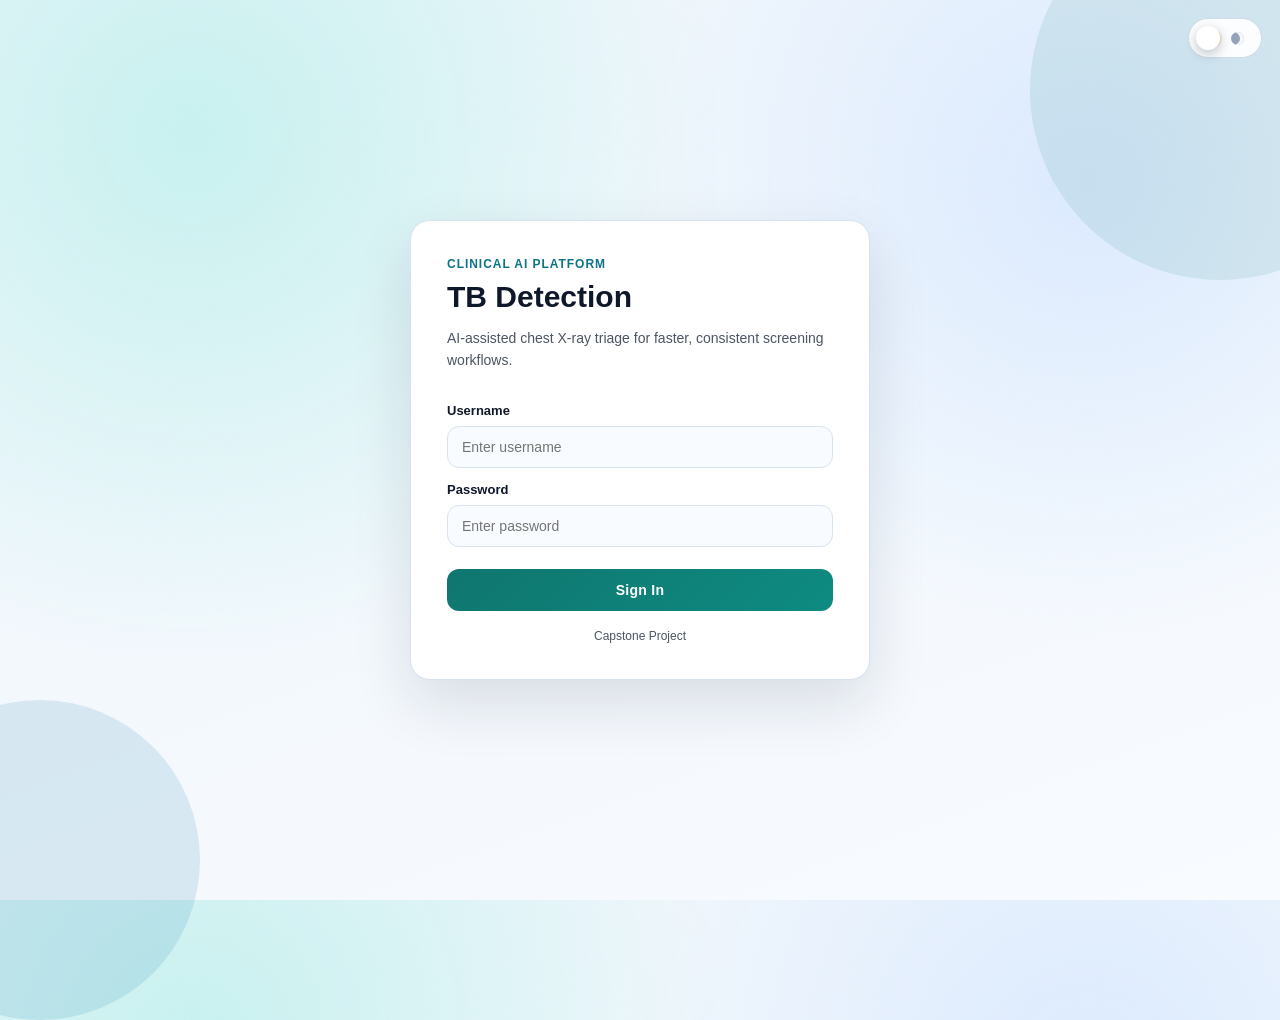
<file: FRONTEND_FINAL/index.html>
﻿<!DOCTYPE html>
<html lang="en">
<head>
  <meta charset="UTF-8">
  <meta name="viewport" content="width=device-width, initial-scale=1.0">
  <title>TB Detection | Login</title>
  <script src="assets/js/theme.js"></script>
  <link rel="stylesheet" href="assets/css/style.css">
</head>
<body class="auth-page">
  <button class="theme-toggle" type="button" data-theme-toggle aria-label="Switch color mode">
    <span class="toggle-shell" aria-hidden="true">
      <span class="icon-sun"></span>
      <span class="toggle-knob"></span>
      <span class="icon-moon"></span>
    </span>
  </button>

  <div class="bg-orb orb-a" aria-hidden="true"></div>
  <div class="bg-orb orb-b" aria-hidden="true"></div>

  <main class="auth-shell">
    <section class="login-card">
      <p class="eyebrow">Clinical AI Platform</p>
      <h1>TB Detection</h1>
      <p class="subtitle">AI-assisted chest X-ray triage for faster, consistent screening workflows.</p>

      <form id="loginForm" class="auth-form">
        <label for="username">Username</label>
        <input id="username" type="text" placeholder="Enter username" required>

        <label for="password">Password</label>
        <input id="password" type="password" placeholder="Enter password" required>

        <button type="submit">Sign In</button>
      </form>

      <p class="footer">Capstone Project</p>
    </section>
  </main>

  <script src="assets/js/script.js"></script>
</body>
</html>
</file>
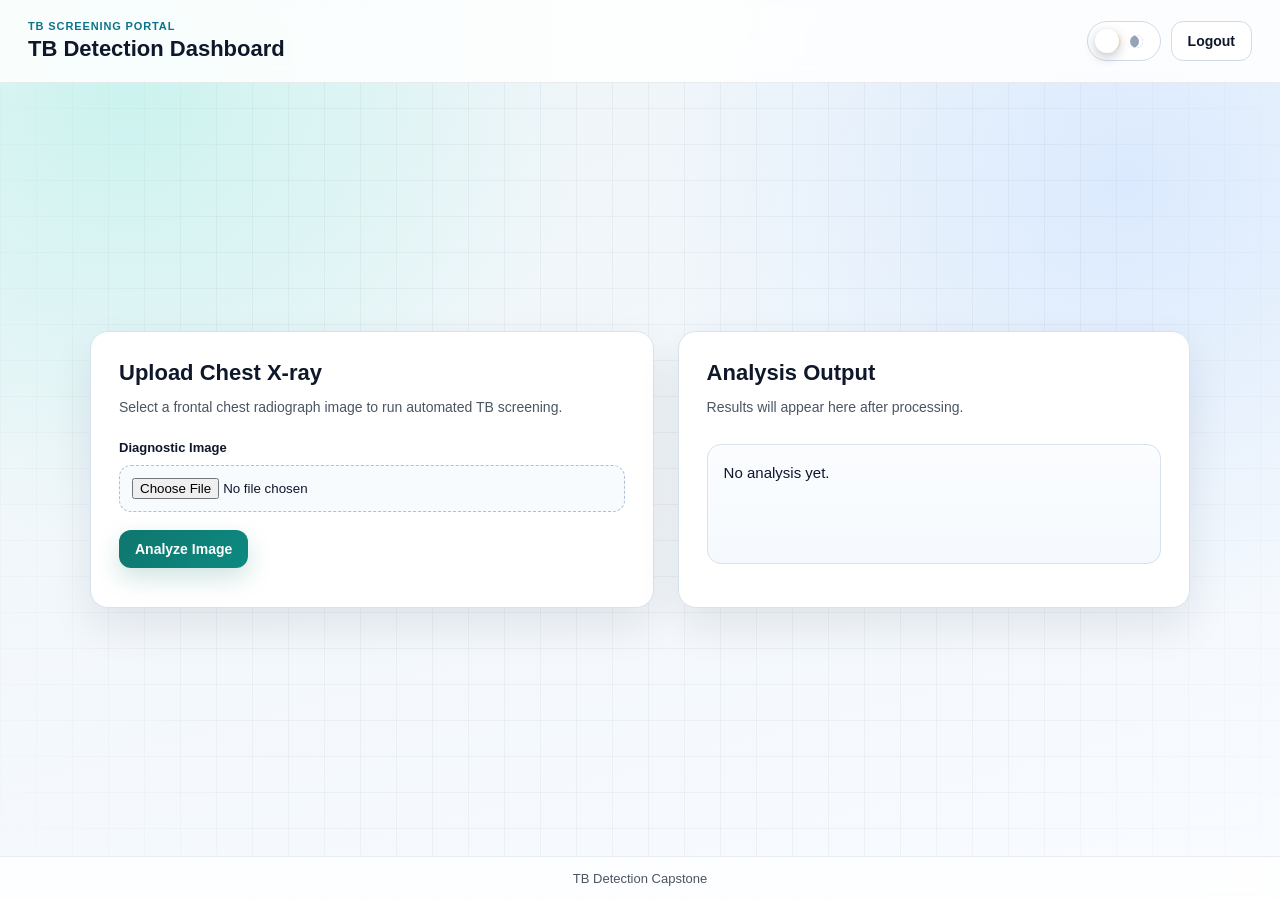
<file: FRONTEND_FINAL/main.html>
﻿<!DOCTYPE html>
<html lang="en">
<head>
  <meta charset="UTF-8">
  <meta name="viewport" content="width=device-width, initial-scale=1.0">
  <title>TB Detection | Dashboard</title>
  <script src="assets/js/theme.js"></script>
  <link rel="stylesheet" href="assets/css/main.css">
</head>
<body>
  <div class="app-bg" aria-hidden="true"></div>

  <header class="topbar">
    <div>
      <p class="topbar-label">TB Screening Portal</p>
      <h1>TB Detection Dashboard</h1>
    </div>
    <div class="topbar-actions">
      <button class="theme-toggle" type="button" data-theme-toggle aria-label="Switch color mode">
        <span class="toggle-shell" aria-hidden="true">
          <span class="icon-sun"></span>
          <span class="toggle-knob"></span>
          <span class="icon-moon"></span>
        </span>
      </button>
      <button class="btn-ghost" onclick="logout()">Logout</button>
    </div>
  </header>

  <main class="page-main">
    <div class="dashboard-layout">
      <section class="panel upload-card">
        <h2>Upload Chest X-ray</h2>
        <p class="panel-copy">Select a frontal chest radiograph image to run automated TB screening.</p>

        <label for="imageInput" class="file-label">Diagnostic Image</label>
        <input type="file" id="imageInput" accept="image/*">

        <button class="btn-primary" onclick="analyze()">Analyze Image</button>
      </section>

      <section class="panel result-card">
        <h2>Analysis Output</h2>
        <p class="panel-copy">Results will appear here after processing.</p>
        <p id="result" aria-live="polite">No analysis yet.</p>
      </section>
    </div>
  </main>

  <footer class="site-footer">
    <p>TB Detection Capstone</p>
  </footer>

  <script src="assets/js/main.js"></script>
</body>
</html>
</file>
<file: FRONTEND_FINAL/assets/css/style.css>
﻿:root {
  --surface: #ffffff;
  --surface-alt: #f8fbff;
  --text: #0f172a;
  --muted: #4b5563;
  --primary: #0f766e;
  --border: #d7e3ef;
  --ring: rgba(15, 118, 110, 0.2);
  --bg-glow-a: #c8f1ef;
  --bg-glow-b: #dbeafe;
  --bg-base-a: #eef5fb;
  --bg-base-b: #f8fbff;
  --orb-a: rgba(15, 118, 110, 0.1);
  --orb-b: rgba(3, 105, 161, 0.12);
  --toggle-bg: rgba(255, 255, 255, 0.92);
  --toggle-text: #0f172a;
  --toggle-border: #cfdbe7;
}

[data-theme="dark"] {
  --surface: #0f1724;
  --surface-alt: #111d2f;
  --text: #e6edf7;
  --muted: #9fb1c7;
  --primary: #1fa57e;
  --border: #2a3a4f;
  --ring: rgba(31, 165, 126, 0.22);
  --bg-glow-a: rgba(15, 118, 110, 0.35);
  --bg-glow-b: rgba(30, 64, 175, 0.28);
  --bg-base-a: #0b1321;
  --bg-base-b: #111b2d;
  --orb-a: rgba(16, 185, 129, 0.2);
  --orb-b: rgba(59, 130, 246, 0.18);
  --toggle-bg: rgba(17, 29, 47, 0.95);
  --toggle-text: #e6edf7;
  --toggle-border: #2a3a4f;
}

* {
  box-sizing: border-box;
}

body.auth-page {
  margin: 0;
  min-height: 100vh;
  font-family: "Manrope", "Avenir Next", "Segoe UI", sans-serif;
  color: var(--text);
  background:
    radial-gradient(circle at 15% 15%, var(--bg-glow-a) 0%, transparent 40%),
    radial-gradient(circle at 85% 20%, var(--bg-glow-b) 0%, transparent 35%),
    linear-gradient(160deg, var(--bg-base-a) 0%, var(--bg-base-b) 100%);
  display: grid;
  place-items: center;
  padding: 24px;
  position: relative;
  overflow: hidden;
  transition: background 220ms ease, color 220ms ease;
}

.theme-toggle {
  position: absolute;
  top: 18px;
  right: 18px;
  z-index: 2;
  width: 74px;
  height: 40px;
  border: 1px solid var(--toggle-border);
  background: var(--toggle-bg);
  border-radius: 999px;
  padding: 0;
  cursor: pointer;
  transition: transform 160ms ease, border-color 160ms ease, background 160ms ease, box-shadow 160ms ease;
}

.theme-toggle:hover {
  transform: translateY(-1px);
}

.theme-toggle:focus-visible {
  outline: none;
  box-shadow: 0 0 0 4px var(--ring);
}

.toggle-shell {
  position: relative;
  display: grid;
  grid-template-columns: 1fr 1fr;
  align-items: center;
  width: 100%;
  height: 100%;
  padding: 0 11px;
}

.icon-sun,
.icon-moon {
  width: 13px;
  height: 13px;
  border-radius: 50%;
  justify-self: center;
}

.icon-sun {
  background: #f59e0b;
  box-shadow: 0 0 0 3px rgba(245, 158, 11, 0.2);
}

.icon-moon {
  background: #94a3b8;
  box-shadow: inset -4px 0 0 0 var(--toggle-bg);
}

.toggle-knob {
  position: absolute;
  top: 7px;
  left: 7px;
  width: 24px;
  height: 24px;
  border-radius: 50%;
  background: #ffffff;
  box-shadow: 0 4px 12px rgba(15, 23, 42, 0.25);
  transition: transform 220ms ease, background 220ms ease;
}

[data-theme="dark"] .theme-toggle .toggle-knob {
  transform: translateX(34px);
  background: #d9e4f5;
}

.bg-orb {
  position: absolute;
  border-radius: 50%;
  pointer-events: none;
}

.orb-a {
  width: 380px;
  height: 380px;
  right: -130px;
  top: -100px;
  background: var(--orb-a);
}

.orb-b {
  width: 320px;
  height: 320px;
  left: -120px;
  bottom: -120px;
  background: var(--orb-b);
}

.auth-shell {
  width: 100%;
  max-width: 460px;
  position: relative;
  z-index: 1;
}

.login-card {
  background: var(--surface);
  border: 1px solid var(--border);
  border-radius: 20px;
  padding: 36px;
  box-shadow: 0 24px 60px rgba(15, 23, 42, 0.12);
  animation: riseIn 420ms ease-out;
}

.eyebrow {
  margin: 0 0 8px;
  font-size: 12px;
  font-weight: 700;
  letter-spacing: 0.08em;
  text-transform: uppercase;
  color: #0c7489;
}

h1 {
  margin: 0;
  font-size: 30px;
  line-height: 1.2;
}

.subtitle {
  margin: 12px 0 26px;
  color: var(--muted);
  font-size: 14px;
  line-height: 1.6;
}

.auth-form {
  display: grid;
  gap: 8px;
}

.auth-form label {
  margin-top: 6px;
  font-size: 13px;
  font-weight: 700;
  color: var(--text);
}

.auth-form input {
  width: 100%;
  padding: 12px 14px;
  border-radius: 12px;
  border: 1px solid var(--border);
  background: var(--surface-alt);
  font-size: 14px;
  font-family: inherit;
  color: var(--text);
  transition: border-color 160ms ease, box-shadow 160ms ease, background 160ms ease;
}

.auth-form input:focus {
  outline: none;
  border-color: var(--primary);
  box-shadow: 0 0 0 4px var(--ring);
  background: var(--surface);
}

.auth-form button {
  margin-top: 14px;
  padding: 13px 16px;
  border: none;
  border-radius: 12px;
  background: linear-gradient(135deg, var(--primary), #0e8b82);
  color: #ffffff;
  font-size: 14px;
  font-weight: 800;
  letter-spacing: 0.02em;
  cursor: pointer;
  transition: transform 160ms ease, box-shadow 160ms ease, filter 160ms ease;
}

.auth-form button:hover {
  transform: translateY(-1px);
  filter: brightness(1.03);
  box-shadow: 0 10px 20px rgba(15, 118, 110, 0.25);
}

.auth-form button:active {
  transform: translateY(0);
}

.footer {
  margin-top: 18px;
  margin-bottom: 0;
  text-align: center;
  font-size: 12px;
  color: var(--muted);
}

@keyframes riseIn {
  from {
    opacity: 0;
    transform: translateY(12px);
  }
  to {
    opacity: 1;
    transform: translateY(0);
  }
}

@media (max-width: 540px) {
  .theme-toggle {
    top: 14px;
    right: 14px;
  }

  .login-card {
    padding: 26px;
    border-radius: 16px;
  }

  h1 {
    font-size: 26px;
  }
}
</file>
<file: FRONTEND_FINAL/assets/css/main.css>
﻿:root {
  --surface: #ffffff;
  --surface-soft: #f8fbfe;
  --text: #0f172a;
  --muted: #4b5563;
  --primary: #0f766e;
  --line: #d6e2ee;
  --ring: rgba(15, 118, 110, 0.2);
  --bg-glow-a: #ccf3ef;
  --bg-glow-b: #dbeafe;
  --bg-base-a: #edf4f8;
  --bg-base-b: #f8fbff;
  --grid: rgba(15, 23, 42, 0.04);
  --topbar-bg: rgba(255, 255, 255, 0.85);
  --footer-bg: rgba(255, 255, 255, 0.78);
  --ghost-bg: #ffffff;
  --ghost-text: #0f172a;
  --ghost-border: #cfdbe7;
  --result-bg-a: #fbfdff;
  --result-bg-b: #f5f9fd;
}

[data-theme="dark"] {
  --surface: #0f1724;
  --surface-soft: #111f31;
  --text: #e6edf7;
  --muted: #9fb1c7;
  --primary: #1fa57e;
  --line: #2a3a4f;
  --ring: rgba(31, 165, 126, 0.22);
  --bg-glow-a: rgba(15, 118, 110, 0.35);
  --bg-glow-b: rgba(30, 64, 175, 0.25);
  --bg-base-a: #0a1220;
  --bg-base-b: #111b2d;
  --grid: rgba(148, 163, 184, 0.09);
  --topbar-bg: rgba(10, 18, 32, 0.82);
  --footer-bg: rgba(10, 18, 32, 0.78);
  --ghost-bg: #162235;
  --ghost-text: #e6edf7;
  --ghost-border: #2a3a4f;
  --result-bg-a: #101c2d;
  --result-bg-b: #0f1a2a;
}

* {
  box-sizing: border-box;
}

body {
  margin: 0;
  min-height: 100vh;
  display: flex;
  flex-direction: column;
  font-family: "Manrope", "Avenir Next", "Segoe UI", sans-serif;
  color: var(--text);
  background:
    radial-gradient(circle at 10% 10%, var(--bg-glow-a) 0%, transparent 32%),
    radial-gradient(circle at 88% 20%, var(--bg-glow-b) 0%, transparent 34%),
    linear-gradient(165deg, var(--bg-base-a) 0%, var(--bg-base-b) 100%);
  position: relative;
  transition: background 220ms ease, color 220ms ease;
}

.app-bg {
  position: fixed;
  inset: 0;
  pointer-events: none;
  background-image: linear-gradient(var(--grid) 1px, transparent 1px), linear-gradient(90deg, var(--grid) 1px, transparent 1px);
  background-size: 36px 36px;
  mask-image: radial-gradient(circle at center, black 60%, transparent 100%);
}

.topbar {
  position: relative;
  z-index: 5;
  display: flex;
  justify-content: space-between;
  align-items: center;
  gap: 16px;
  padding: 20px 28px;
  border-bottom: 1px solid rgba(15, 23, 42, 0.08);
  background: var(--topbar-bg);
  backdrop-filter: blur(10px);
}

.topbar-label {
  margin: 0;
  text-transform: uppercase;
  letter-spacing: 0.08em;
  font-size: 11px;
  font-weight: 700;
  color: #0c7489;
}

.topbar h1 {
  margin: 4px 0 0;
  font-size: 22px;
}

.topbar-actions {
  display: flex;
  align-items: center;
  gap: 10px;
}

.theme-toggle,
.btn-primary,
.btn-ghost {
  border: none;
  border-radius: 12px;
  padding: 11px 16px;
  font-family: inherit;
  font-size: 14px;
  font-weight: 800;
  cursor: pointer;
  transition: transform 160ms ease, box-shadow 160ms ease, filter 160ms ease, background 160ms ease;
}

.theme-toggle {
  width: 74px;
  height: 40px;
  padding: 0;
  background: var(--ghost-bg);
  border: 1px solid var(--ghost-border);
  border-radius: 999px;
}

.theme-toggle:hover,
.btn-primary:hover,
.btn-ghost:hover {
  transform: translateY(-1px);
}

.theme-toggle:focus-visible,
.btn-ghost:focus-visible,
.btn-primary:focus-visible,
input[type="file"]:focus {
  outline: none;
  box-shadow: 0 0 0 4px var(--ring);
}

.toggle-shell {
  position: relative;
  display: grid;
  grid-template-columns: 1fr 1fr;
  align-items: center;
  width: 100%;
  height: 100%;
  padding: 0 11px;
}

.icon-sun,
.icon-moon {
  width: 13px;
  height: 13px;
  border-radius: 50%;
  justify-self: center;
}

.icon-sun {
  background: #f59e0b;
  box-shadow: 0 0 0 3px rgba(245, 158, 11, 0.2);
}

.icon-moon {
  background: #94a3b8;
  box-shadow: inset -4px 0 0 0 var(--ghost-bg);
}

.toggle-knob {
  position: absolute;
  top: 7px;
  left: 7px;
  width: 24px;
  height: 24px;
  border-radius: 50%;
  background: #ffffff;
  box-shadow: 0 4px 12px rgba(15, 23, 42, 0.25);
  transition: transform 220ms ease, background 220ms ease;
}

[data-theme="dark"] .theme-toggle .toggle-knob {
  transform: translateX(34px);
  background: #d9e4f5;
}

.page-main {
  position: relative;
  z-index: 1;
  flex: 1;
  display: flex;
  align-items: center;
  justify-content: center;
  padding: 28px;
}

.dashboard-layout {
  width: 100%;
  max-width: 1100px;
  display: grid;
  grid-template-columns: 1.1fr 1fr;
  gap: 24px;
}

.panel {
  background: var(--surface);
  border: 1px solid var(--line);
  border-radius: 18px;
  padding: 28px;
  box-shadow: 0 18px 44px rgba(15, 23, 42, 0.09);
}

.panel h2 {
  margin: 0;
  font-size: 22px;
}

.panel-copy {
  margin: 10px 0 22px;
  color: var(--muted);
  font-size: 14px;
  line-height: 1.6;
}

.file-label {
  display: block;
  margin-bottom: 10px;
  font-size: 13px;
  font-weight: 700;
  color: var(--text);
}

input[type="file"] {
  width: 100%;
  border: 1px dashed #adc0d4;
  border-radius: 12px;
  padding: 12px;
  background: var(--surface-soft);
  color: var(--text);
  font-family: inherit;
}

.btn-primary {
  margin-top: 18px;
  background: linear-gradient(135deg, var(--primary), #0d8a81);
  color: #ffffff;
  box-shadow: 0 10px 24px rgba(15, 118, 110, 0.2);
}

.btn-ghost {
  background: var(--ghost-bg);
  color: var(--ghost-text);
  border: 1px solid var(--ghost-border);
}

.result-card {
  display: flex;
  flex-direction: column;
}

#result {
  margin-top: 4px;
  min-height: 120px;
  border: 1px solid var(--line);
  background: linear-gradient(180deg, var(--result-bg-a) 0%, var(--result-bg-b) 100%);
  border-radius: 14px;
  padding: 16px;
  color: var(--text);
  line-height: 1.6;
  font-size: 15px;
}

.site-footer {
  position: relative;
  z-index: 5;
  padding: 14px 28px;
  border-top: 1px solid rgba(15, 23, 42, 0.08);
  background: var(--footer-bg);
  backdrop-filter: blur(8px);
}

.site-footer p {
  margin: 0;
  text-align: center;
  font-size: 13px;
  color: var(--muted);
}

@media (max-width: 900px) {
  .dashboard-layout {
    grid-template-columns: 1fr;
  }
}

@media (max-width: 600px) {
  .topbar {
    padding: 16px;
    flex-wrap: wrap;
  }

  .topbar-actions {
    width: 100%;
    justify-content: flex-end;
  }

  .theme-toggle {
    width: 68px;
    height: 36px;
  }

  .theme-toggle .toggle-knob {
    top: 6px;
    left: 6px;
    width: 22px;
    height: 22px;
  }

  [data-theme="dark"] .theme-toggle .toggle-knob {
    transform: translateX(30px);
  }

  .btn-ghost {
    height: 36px;
    padding: 9px 12px;
    font-size: 12px;
  }

  .page-main {
    padding: 16px;
    align-items: flex-start;
  }

  .dashboard-layout {
    gap: 16px;
  }

  .panel {
    padding: 20px;
    border-radius: 14px;
  }

  .topbar h1 {
    font-size: 19px;
  }

  .site-footer {
    padding: 12px 16px;
  }
}
</file>
